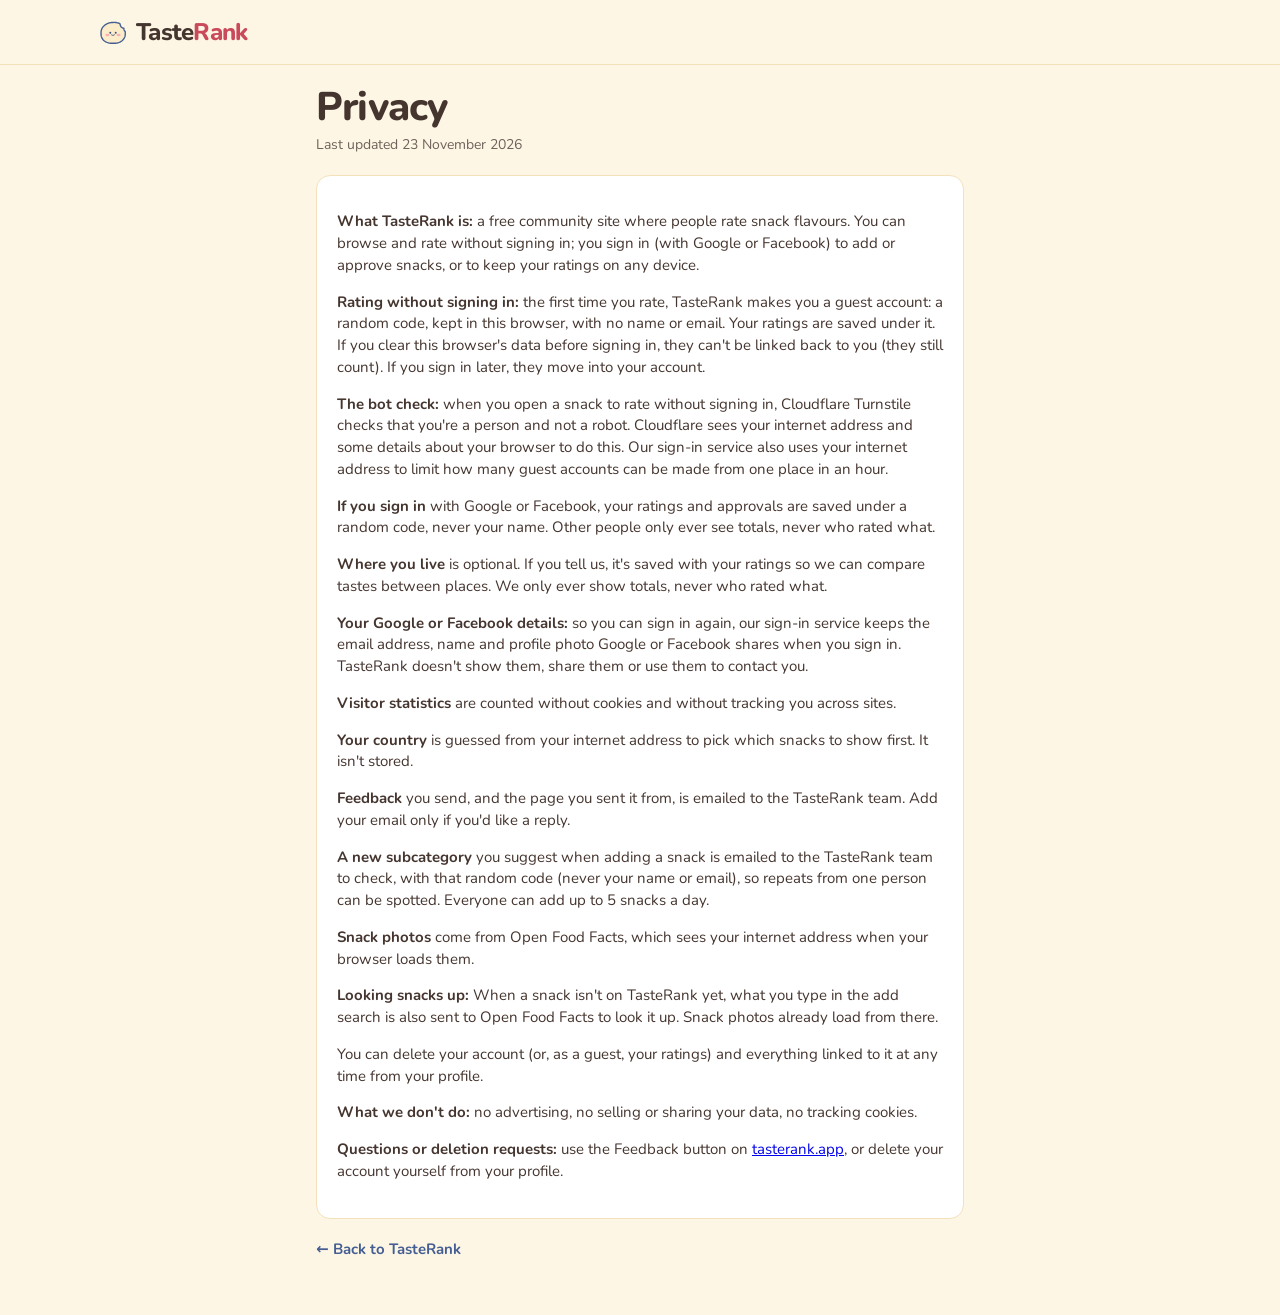
<file: privacy.html>
<!doctype html>
<html lang="en-GB">
<head>
<meta charset="utf-8">
<meta name="viewport" content="width=device-width, initial-scale=1">
<title>Privacy · TasteRank</title>
<meta name="description" content="What TasteRank stores about you, who else is involved, and how to delete it.">
<link rel="canonical" href="https://tasterank.app/privacy.html">
<meta name="theme-color" content="#FEF6E4" id="theme-color">
<script>/* Light unless the visitor picked dark in settings (gear icon, top right) */
try{if(JSON.parse(localStorage.getItem('tasterank-theme'))==='dark')document.documentElement.dataset.theme='dark'}catch(e){}</script>
<link rel="icon" href="assets/favicon.svg" type="image/svg+xml">
<link rel="icon" href="assets/favicon.ico" sizes="48x48">
<link rel="apple-touch-icon" href="assets/apple-touch-icon.png">
<link rel="manifest" href="assets/site.webmanifest">
<link rel="preconnect" href="https://fonts.googleapis.com">
<link rel="preconnect" href="https://fonts.gstatic.com" crossorigin>
<link href="https://fonts.googleapis.com/css2?family=Nunito:wght@400;600;700;800;900&display=swap" rel="stylesheet">
<link rel="stylesheet" href="app.css">
</head>
<body>
<header class="bar">
  <div class="bar-in">
    <a class="logo" href="./" aria-label="TasteRank home" style="text-decoration:none"><svg viewBox="0 0 100 100" aria-hidden="true"><path class="crisp-outline" d="M86.1 48.8 L86.1 50.9 L86.0 53.0 L86.1 55.1 L86.1 57.2 L85.9 59.2 L85.6 61.1 L85.1 63.0 L84.5 64.8 L83.8 66.6 L82.9 68.2 L81.9 69.8 L80.8 71.4 L79.5 72.8 L78.2 74.2 L76.8 75.5 L75.2 76.7 L73.6 77.8 L71.9 78.8 L70.1 79.7 L68.2 80.5 L66.3 81.2 L64.3 81.8 L62.3 82.3 L60.2 82.7 L58.1 83.0 L55.9 83.2 L53.7 83.2 L51.5 83.1 L49.3 83.1 L47.0 83.2 L44.8 83.2 L42.7 83.1 L40.6 82.8 L38.5 82.5 L36.5 82.0 L34.5 81.5 L32.6 80.8 L30.8 80.0 L29.0 79.1 L27.4 78.2 L25.8 77.1 L24.2 76.0 L22.8 74.8 L21.5 73.5 L20.3 72.1 L19.2 70.6 L18.2 69.1 L17.3 67.5 L16.6 65.8 L16.0 64.1 L15.5 62.3 L15.1 60.5 L14.9 58.6 L14.8 56.7 L14.9 54.7 L14.9 52.7 L14.8 50.7 L15.0 48.7 L15.2 46.8 L15.6 45.0 L16.1 43.2 L16.8 41.4 L17.6 39.7 L18.5 38.1 L19.6 36.5 L20.7 35.0 L21.9 33.5 L23.3 32.1 L24.7 30.8 L26.3 29.6 L27.9 28.4 L29.6 27.4 L31.4 26.4 L33.2 25.5 L35.2 24.7 L37.1 24.0 L39.2 23.4 L41.3 22.9 L43.4 22.5 L45.6 22.2 L47.8 22.1 L50.0 22.0 L52.2 21.8 L54.5 21.8 L56.6 21.9 L58.8 22.1 L60.9 22.5 L63.0 23.0 L65.0 23.5 L67.0 24.2 L68.9 25.0 L70.7 25.9 L71.0 26.4 L71.0 26.7 L71.0 27.0 L71.0 27.3 L71.0 27.6 L71.0 27.9 L71.1 28.3 L71.1 28.6 L71.1 28.9 L71.2 29.2 L71.3 29.5 L71.3 29.8 L71.4 30.1 L71.5 30.4 L71.6 30.7 L71.7 31.0 L71.8 31.3 L71.9 31.6 L72.0 31.9 L72.2 32.2 L72.3 32.4 L72.5 32.7 L72.6 33.0 L72.8 33.3 L72.9 33.5 L73.1 33.8 L73.3 34.1 L73.5 34.3 L73.7 34.6 L73.9 34.8 L74.1 35.0 L74.3 35.3 L74.5 35.5 L74.7 35.7 L75.0 35.9 L75.2 36.1 L75.4 36.3 L75.7 36.5 L75.9 36.7 L76.2 36.9 L76.5 37.1 L76.7 37.2 L77.0 37.4 L77.3 37.5 L77.6 37.7 L77.8 37.8 L78.1 38.0 L78.4 38.1 L78.7 38.2 L79.0 38.3 L79.3 38.4 L79.6 38.5 L79.9 38.6 L80.2 38.7 L80.5 38.7 L80.8 38.8 L81.1 38.9 L81.4 38.9 L81.7 38.9 L82.1 39.0 L82.2 39.1 L82.2 39.3 L82.1 39.5 L82.1 39.7 L82.1 40.0 L82.0 40.2 L82.0 40.5 L82.0 40.7 L82.0 40.9 L82.0 41.2 L82.0 41.4 L82.0 41.6 L82.0 41.9 L82.1 42.1 L82.1 42.3 L82.1 42.6 L82.2 42.8 L82.2 43.0 L82.3 43.3 L82.3 43.5 L82.4 43.7 L82.5 43.9 L82.6 44.2 L82.7 44.4 L82.7 44.6 L82.8 44.8 L82.9 45.0 L83.1 45.2 L83.2 45.4 L83.3 45.6 L83.4 45.8 L83.5 46.0 L83.7 46.2 L83.8 46.4 L84.0 46.6 L84.1 46.8 L84.3 47.0 L84.4 47.1 L84.6 47.3 L84.7 47.5 L84.9 47.6 L85.1 47.8 L85.3 47.9 L85.5 48.1 L85.6 48.2 L85.8 48.4 L86.0 48.5 Z" fill="#FCECC9" stroke-linejoin="round"/><ellipse cx="33.5" cy="59" rx="6" ry="3.5" fill="#FCB0B3"/><ellipse cx="66.5" cy="59" rx="6" ry="3.5" fill="#FCB0B3"/><circle cx="42" cy="52" r="2.9" fill="#3A5080"/><circle cx="58" cy="52" r="2.9" fill="#3A5080"/><path d="M45.5 58.5 Q50 62.5 54.5 58.5" stroke="#3A5080" stroke-width="2.4" stroke-linecap="round" fill="none"/></svg><span>Taste<b>Rank</b></span></a>
  </div>
</header>
<main style="max-width:680px">
  <h1>Privacy</h1>
  <p class="sub">Last updated 23 November 2026</p>
  <div class="card" style="padding:20px">
    <div class="prose">
      <p><b>What TasteRank is:</b> a free community site where people rate snack flavours. You can browse and rate without signing in; you sign in (with Google or Facebook) to add or approve snacks, or to keep your ratings on any device.</p>
      <p><b>Rating without signing in:</b> the first time you rate, TasteRank makes you a guest account: a random code, kept in this browser, with no name or email. Your ratings are saved under it. If you clear this browser's data before signing in, they can't be linked back to you (they still count). If you sign in later, they move into your account.</p>
      <p><b>The bot check:</b> when you open a snack to rate without signing in, Cloudflare Turnstile checks that you're a person and not a robot. Cloudflare sees your internet address and some details about your browser to do this. Our sign-in service also uses your internet address to limit how many guest accounts can be made from one place in an hour.</p>
      <p><b>If you sign in</b> with Google or Facebook, your ratings and approvals are saved under a random code, never your name. Other people only ever see totals, never who rated what.</p>
      <p><b>Where you live</b> is optional. If you tell us, it's saved with your ratings so we can compare tastes between places. We only ever show totals, never who rated what.</p>
      <p><b>Your Google or Facebook details:</b> so you can sign in again, our sign-in service keeps the email address, name and profile photo Google or Facebook shares when you sign in. TasteRank doesn't show them, share them or use them to contact you.</p>
      <p><b>Visitor statistics</b> are counted without cookies and without tracking you across sites.</p>
      <p><b>Your country</b> is guessed from your internet address to pick which snacks to show first. It isn't stored.</p>
      <p><b>Feedback</b> you send, and the page you sent it from, is emailed to the TasteRank team. Add your email only if you'd like a reply.</p>
      <p><b>A new subcategory</b> you suggest when adding a snack is emailed to the TasteRank team to check, with that random code (never your name or email), so repeats from one person can be spotted. Everyone can add up to 5 snacks a day.</p>
      <p><b>Snack photos</b> come from Open Food Facts, which sees your internet address when your browser loads them.</p>
      <p><b>Looking snacks up:</b> When a snack isn't on TasteRank yet, what you type in the add search is also sent to Open Food Facts to look it up. Snack photos already load from there.</p>
      <p>You can delete your account (or, as a guest, your ratings) and everything linked to it at any time from your profile.</p>
      <p><b>What we don't do:</b> no advertising, no selling or sharing your data, no tracking cookies.</p>
      <p><b>Questions or deletion requests:</b> use the Feedback button on <a href="./">tasterank.app</a>, or delete your account yourself from your profile.</p>
    </div>
  </div>
  <p style="margin-top:20px"><a class="link" href="./">← Back to TasteRank</a></p>
</main>
</body>
</html>
</file>
<file: app.css>
/* TasteRank styles. Loaded by index.html. */
/* Colour tokens: Fiesta Fun (light, the default) and warm cocoa (dark, chosen in the settings panel under the gear icon). Every colour in this file comes from here. See design/DESIGN.md section 6. */
:root{
  color-scheme:light;
  --field-line:#9C8A75; --mark:#FCE7A8; /* search box edge 3.1:1 on the page; marked text 9.5:1, links 5.2:1 */
  --bg:#FEF6E4; --surface:#FFFFFF; --ink:#45352F; --muted:#6F625B; --line:#F3E1BB;
  --primary:#445E93; --on-primary:#FFFFFF; --winner:#C94A5A; --on-winner:#FFFFFF; --accent-text:#B33D4C;
  --soft:#FDE3E3; --hint:#EEF4FA; --bar:#7EB2DD; --bar-strong:#445E93; --tile:#FFFFFF; --letterbox:#FFFFFF; --pending:#7EB2DD;
  --danger:#B3261E; --ok:#2F7D4F; --amber:#9A6200; --amber-bg:#FFF4DC;
  --src-off:#2F7D4F; --src-commons:#8A4FB5; --src-you:#445E93; --src-taster:#9A6200; --src-none:#8C7E76; /* owner page: where a photo came from */
  --crisp-line:#445E93; --crisp-w:4; --conf:#445E93;
  --scrim:rgba(20,16,12,.48); --shadow-c:rgba(69,53,47,.08);
  --hair:rgba(69,53,47,.14); --band:#FFFFFF; --t-choc:#F2E4DD; --t-sweet:#FBE4E7; --t-crisp:#E5EDF6; --new-bg:#E8EDF6; --new-ink:#34497A;
  --radius:14px; --shadow:0 1px 2px var(--shadow-c),0 6px 20px var(--shadow-c);
  --font:Nunito,system-ui,-apple-system,"Segoe UI",sans-serif;
}
html[data-theme="dark"]{
  color-scheme:dark;
  --field-line:#7E6A63; --mark:#4A3818; /* 3.6:1; marked text 9.6:1, links 5.0:1 */
  --bg:#1C1416; --surface:#2A1F22; --ink:#FCECC9; --muted:#CDBBA8; --line:#3D2E31;
  --primary:#7EB2DD; --on-primary:#21171A; --winner:#FCB0B3; --on-winner:#21171A; --accent-text:#FCB0B3;
  --soft:#3D2A30; --hint:#24303F; --bar:#445E93; --bar-strong:#7EB2DD; --tile:#F6EEDF; --letterbox:#1F1618; --pending:#7EB2DD;
  --danger:#F28B82; --ok:#8FD3A8; --amber:#F5B947; --amber-bg:#3A2A1A;
  --src-off:#8FD3A8; --src-commons:#D2AEF0; --src-you:#7EB2DD; --src-taster:#F5B947; --src-none:#B5A496;
  --crisp-line:#CFA46B; --crisp-w:3.2; --conf:#FCB0B3;
  --scrim:rgba(10,5,6,.62); --shadow-c:rgba(0,0,0,.35);
  --hair:rgba(252,236,201,.16); --band:#241A1D; --t-choc:#3A2A26; --t-sweet:#3D2A30; --t-crisp:#24303F; --new-bg:#24303F; --new-ink:#A9CBEA;
}
*{box-sizing:border-box}
html,body{margin:0}
body{font-family:var(--font);background:var(--bg);color:var(--ink);-webkit-font-smoothing:antialiased;line-height:1.45;font-size:15px;display:flex;flex-direction:column;min-height:100vh;min-height:100dvh}
button,input,select,textarea{font:inherit;color:inherit}
button{cursor:pointer}
button:disabled{cursor:default;opacity:.6}
:focus-visible{outline:3px solid var(--primary);outline-offset:2px}
[hidden]{display:none!important}

/* Header */
.demo{background:var(--ink);color:var(--bg);text-align:center;font-size:13px;font-weight:700;padding:7px 16px}
.bar{position:sticky;top:0;z-index:20;background:var(--bg);background:color-mix(in srgb,var(--bg) 92%,transparent);backdrop-filter:blur(8px);border-bottom:1px solid var(--line)}
.bar-in{position:relative;max-width:960px;margin:0 auto;padding:10px 16px;display:flex;align-items:center;gap:8px}
.logo{display:flex;align-items:center;gap:6px;min-height:44px;font-weight:800;font-size:21px;letter-spacing:-.03em;background:none;border:0;padding:0;margin-right:auto;color:var(--ink);border-radius:8px}
.logo b{color:var(--winner);font-weight:800} /* the brand rose; --accent-text is a shade darker so small text passes 4.5:1 on the cream */
.logo svg{width:30px;height:30px;flex:none}
.crisp-outline{stroke:var(--crisp-line);stroke-width:var(--crisp-w)}
.btn{border:1px solid var(--line);background:var(--surface);color:var(--ink);border-radius:999px;padding:9px 16px;min-height:44px;font-weight:700;font-size:15px;transition:background .15s,border-color .15s,filter .15s;display:inline-flex;align-items:center;justify-content:center;gap:8px}
.btn:hover{border-color:var(--primary)}
.bar .btn{padding:8px 14px;font-size:14px;white-space:nowrap}
.bar .icon-btn{width:44px;padding:0;flex:none;color:var(--muted)}
.bar .me{min-width:44px;padding:0 14px 0 7px;gap:4px;transition:none} /* no blue fade from Sign in on load */
.bar .me svg{width:30px;height:30px;flex:none}
.bar .icon-btn:hover,.bar .icon-btn[aria-expanded="true"]{color:var(--ink)}
.icon-btn svg{width:22px;height:22px}
.pop{position:absolute;top:calc(100% + 6px);right:16px;z-index:40;width:240px;background:var(--surface);color:var(--ink);border:1px solid var(--line);border-radius:14px;box-shadow:var(--shadow);padding:14px}
.pop-label{font-size:12px;font-weight:900;letter-spacing:.06em;text-transform:uppercase;color:var(--muted);margin:0 0 8px}
.seg{display:grid;grid-template-columns:1fr 1fr;gap:4px;background:var(--bg);border:1px solid var(--line);border-radius:999px;padding:4px}
.seg button{border:0;background:none;color:var(--ink);border-radius:999px;min-height:40px;font-weight:700;font-size:14px}
.seg button[aria-pressed="true"],.seg button[aria-selected="true"]{background:var(--primary);color:var(--on-primary)}
.pop-list{display:grid;margin-top:10px;border-top:1px solid var(--line)}
.pop-list button{background:none;border:0;border-bottom:1px solid var(--line);text-align:left;padding:11px 2px;min-height:44px;font-weight:800;font-size:14.5px;color:var(--ink)}
.pop-list button:last-child{border-bottom:0}
.pop-list button:hover{color:var(--primary)}
.btn-primary{background:var(--primary);border-color:var(--primary);color:var(--on-primary)}
.btn-primary:hover{filter:brightness(.92)}
.btn-block{width:100%;padding:13px 16px}
.btn-danger{color:var(--danger)}
.link{background:none;border:0;padding:0;color:var(--primary);font-weight:700;text-decoration:none;cursor:pointer}

/* Layout */
main{flex:1 0 auto;width:100%;max-width:960px;margin:0 auto;padding:12px 16px 40px}
h1{font-size:clamp(23px,4.4vw,40px);font-weight:800;line-height:1.1;letter-spacing:-.02em;margin:8px 0 6px}
h2{font-size:12px;font-weight:900;letter-spacing:.06em;text-transform:uppercase;color:var(--muted);margin:32px 0 10px}
.sub{color:var(--muted);font-size:14px;margin:0 0 20px}
.card{background:var(--surface);border:1px solid var(--line);border-radius:var(--radius)}
/* bottom padding keeps the + from ever covering the last row */
.foot{width:100%;max-width:960px;margin:0 auto;padding:0 16px 88px;color:var(--muted);font-size:13px;text-align:center}
.foot a{color:inherit}

/* Home */
.bubble-row{display:grid;grid-template-columns:44px minmax(0,1fr);gap:10px;align-items:start;margin:4px 0 14px;max-width:560px}
.bubble-row svg{width:44px;height:44px}
.bubble{position:relative;margin:0;background:var(--surface);border:1px solid var(--line);border-radius:14px;padding:9px 12px;font-size:14px;font-weight:700}
.bubble::before{content:"";position:absolute;left:-7px;top:13px;width:12px;height:12px;background:var(--surface);border-left:1px solid var(--line);border-bottom:1px solid var(--line);transform:rotate(45deg)}
.lab{font-size:12px;font-weight:900;letter-spacing:.06em;text-transform:uppercase;color:var(--muted)}
.country-pick{max-width:340px}
.country-pick select{font-size:16px;padding:9px 12px;min-height:44px;border:1px solid var(--line);border-radius:10px;background:var(--surface);font-weight:700}
.chips{display:flex;gap:8px;overflow-x:auto;padding:6px 0;margin:2px 0 8px;scrollbar-width:none}
/* sideways rows fade only at an edge with more chips beyond it (fade-l / fade-r, set by fadeChips in app.js) */
.chips.fade-r{-webkit-mask-image:linear-gradient(90deg,#000 calc(100% - 40px),transparent);mask-image:linear-gradient(90deg,#000 calc(100% - 40px),transparent)}
.chips.fade-l{-webkit-mask-image:linear-gradient(90deg,transparent,#000 40px);mask-image:linear-gradient(90deg,transparent,#000 40px)}
.chips.fade-l.fade-r{-webkit-mask-image:linear-gradient(90deg,transparent,#000 40px,#000 calc(100% - 40px),transparent);mask-image:linear-gradient(90deg,transparent,#000 40px,#000 calc(100% - 40px),transparent)}
.chips::-webkit-scrollbar{display:none}
.chip{position:relative;white-space:nowrap;border:1px solid var(--line);background:var(--surface);color:var(--ink);border-radius:999px;padding:7px 14px;min-height:36px;font-size:13px;font-weight:700}
.chip::after{content:"";position:absolute;left:0;right:0;top:-4px;bottom:-4px} /* 44 px tap area */
.chip.on{background:var(--primary);color:var(--on-primary);border-color:var(--primary)}
.chip .n{font-weight:700;font-size:12px;margin-left:3px;opacity:.85} /* how many snacks: "Salt & vinegar 6" */
/* The Categories | Brands switch, then a card per category or brand (design/mockups/browse.html, H1 and H2) */
.home-seg{max-width:340px;margin:14px 0 2px;background:var(--surface)}
.cards{display:grid;grid-template-columns:minmax(0,1fr);gap:10px;align-items:stretch} /* cards in a row share one height, so a 2-line name doesn't make one card stick out */
/* List cards (design/mockups/cat-preview.html): a square panel edge to edge on the left (a photo, or the emoji on its category's soft colour), the words beside it, no outline */
.lc{position:relative;display:grid;grid-template-columns:118px minmax(0,1fr);min-height:var(--lc-h,118px);background:var(--surface);border-radius:16px;overflow:hidden;box-shadow:var(--shadow);color:var(--ink);text-decoration:none;transition:transform .12s,box-shadow .12s}
.lc:hover{transform:translateY(-1px);box-shadow:0 2px 4px var(--shadow-c),0 10px 26px var(--shadow-c)}
html[data-theme="dark"] .lc{box-shadow:none;outline:1px solid var(--line);outline-offset:-1px} /* shadows don't show on dark: a faint edge instead */
.pp,.wp{position:relative;display:block;background:var(--tint,var(--t-crisp))}
.pp .emo,.wp .emo{position:absolute;inset:0;display:grid;place-items:center;font-size:56px;line-height:1}
.pp img,.wp img{position:absolute;inset:0;width:100%;height:100%;object-fit:cover;display:block}
html[data-theme="dark"] .pp img,html[data-theme="dark"] .wp img{filter:brightness(.88)}
.lc .tx{padding:12px 14px;display:flex;flex-direction:column;justify-content:center;gap:5px;min-width:0;container-type:inline-size}
.lc .nm{font-size:18px;font-weight:800;line-height:1.2;overflow-wrap:anywhere}
.lc .mt{font-size:13px;color:var(--muted);font-weight:700}
.lc .go{font-size:13.5px;font-weight:700;color:var(--muted)}
.lc .go b{color:var(--ink);font-weight:900}
.wb{display:block;height:6px;background:var(--hair);border-radius:999px;overflow:hidden;margin-top:2px}
.wb i{display:block;height:100%;background:var(--winner);border-radius:999px}
.win2{display:grid;grid-template-columns:auto minmax(0,1fr) auto;align-items:baseline;gap:6px;font-size:13.5px;font-weight:700;line-height:1.35} /* label, name (up to 2 lines), score pinned to the right */
.win2 .k{background:var(--winner);color:var(--on-winner);border-radius:7px;padding:1px 7px;font-size:12px;font-weight:900}
.win2 b{font-weight:900;display:-webkit-box;-webkit-line-clamp:2;-webkit-box-orient:vertical;overflow:hidden;overflow-wrap:break-word}
@container (max-width:200px){ /* a narrow card: label and score on top, the name gets the whole line under them */
  .win2{grid-template-columns:auto minmax(0,1fr);row-gap:2px}.win2 .s{justify-self:end}.win2 b{grid-column:1/-1;grid-row:2}
}
.win2 .s{font-weight:900;white-space:nowrap;font-variant-numeric:tabular-nums}
.newk{align-self:flex-start;background:var(--new-bg);color:var(--new-ink);border-radius:7px;padding:1px 8px;font-size:12px;font-weight:900} /* a new list: calm blue, not a warning yellow */

/* New snacks to check (design/mockups/waiting-on-home.html, round 4): a full-width white band among the lists */
.band{grid-column:1/-1;background:var(--band);margin:8px 0 6px;padding:18px 0 6px;box-shadow:0 0 0 100vmax var(--band);clip-path:inset(0 -100vmax)}
.band-h{display:flex;align-items:center;gap:8px}
.band-h .ic{font-size:19px}
.band-h h2{margin:0 auto 0 0;font-size:18px;font-weight:800;letter-spacing:0;text-transform:none;color:var(--ink)}
.band-h .n{flex:none;font-size:12.5px;font-weight:800;color:var(--muted);background:var(--bg);border-radius:999px;padding:2px 10px}
.band-s{font-size:13px;color:var(--muted);margin:2px 0 12px;font-weight:600}
.strip{display:flex;gap:10px;overflow-x:auto;margin:0 -16px;padding:0 16px 12px;scroll-snap-type:x mandatory;scroll-padding:0 16px;scrollbar-width:none}
.strip::-webkit-scrollbar{display:none}
.wc{position:relative;flex:0 0 88%;min-width:0;display:grid;grid-template-columns:84px minmax(0,1fr) auto;background:var(--bg);border-radius:14px;overflow:hidden;scroll-snap-align:start;color:var(--ink)}
html[data-theme="dark"] .wc{background:var(--surface)}
.wp .emo{font-size:34px}
.wc .in{min-width:0;padding:10px 10px 10px 12px;align-self:center}
.wc .bn{font-weight:800;font-size:14.5px;line-height:1.25;color:var(--ink);text-decoration:none;display:-webkit-box;-webkit-line-clamp:2;-webkit-box-orient:vertical;overflow:hidden}
.wc .bn::after{content:"";position:absolute;inset:0} /* the whole card opens the snack in its list; the buttons sit above */
.wc .pk{font-size:12.5px;color:var(--muted);font-weight:700;white-space:nowrap;overflow:hidden;text-overflow:ellipsis}
.wc .pk .mine{color:var(--accent-text);font-weight:900}
.wc .prog{background:var(--hair);max-width:110px}
.wc .acts{position:relative;z-index:1;display:flex;flex-direction:column;justify-content:center;align-items:stretch;gap:6px;padding:10px 12px 10px 0}
.wc .acts .btn{min-height:38px;padding:7px 14px;font-size:13.5px;font-weight:800;white-space:nowrap}
.lk{position:relative;z-index:1;background:none;border:1px solid var(--hair);border-radius:999px;padding:5px 10px;min-height:32px;font-size:12.5px;font-weight:800;color:var(--muted);text-align:center;white-space:nowrap}
.lk:hover{border-color:var(--muted);color:var(--ink)}
.lk.sent{border-color:transparent;display:inline-flex;align-items:center}
.wc.more{flex-basis:132px;grid-template-columns:1fr;place-content:center;justify-items:center;gap:6px;border:0;font:inherit;padding:14px 10px}
.wc.more b{font-size:14.5px;font-weight:800}
.wc.more .arr{width:36px;height:36px;border-radius:50%;background:var(--primary);color:var(--on-primary);display:grid;place-items:center;font-size:18px;font-weight:900}
.wc.more:hover .arr{filter:brightness(.92)}
.modal .hm{font-size:13px;color:var(--muted);font-weight:700;margin:0 0 12px}
.modal-waiting .wl{display:grid;gap:8px}
.modal-waiting .wc{width:100%}
.grp{font-size:12px;font-weight:900;letter-spacing:.05em;text-transform:uppercase;color:var(--muted);margin:14px 0 6px}
.opts{display:grid;gap:8px;margin:0 0 12px;padding:0;border:0;min-width:0}
.opt{display:flex;align-items:center;gap:10px;background:var(--bg);border-radius:12px;padding:10px 12px;font-weight:800;font-size:14.5px;cursor:pointer}
.opt input{flex:none;width:18px;height:18px;margin:0;accent-color:var(--primary)}
.opt:has(input:checked){box-shadow:inset 0 0 0 1.5px var(--primary)}
.opt:has(input:focus-visible){outline:3px solid var(--primary);outline-offset:2px}
.opt small{display:block;font-weight:700;font-size:12.5px;color:var(--muted)}
.fl{display:block;font-size:13px;font-weight:900;margin:2px 0 4px}
.fl span{font-weight:700;color:var(--muted)}
#report-note{display:block;width:100%;background:var(--bg);border:0;border-radius:12px;padding:10px 12px;font-size:16px;min-height:72px;resize:vertical;margin:0 0 12px}
.thumb{width:52px;height:52px;border-radius:12px;background:var(--tile);border:1px solid var(--line);display:grid;place-items:center;font-size:27px;flex:none;overflow:hidden}
.thumb img{width:100%;height:100%;object-fit:contain;background:var(--tile)}
.thumb.sm{width:40px;height:40px;font-size:21px;border-radius:10px}
.thumb.big{width:72px;height:72px;font-size:40px;border-radius:16px}
/* A photo you can tap for a bigger look (thumb(…, kind), design/mockups/photo-zoom.html), and the bigger look itself.
   --letterbox: the space around tall packs in the big photos, white in light mode and near-black in dark so it doesn't glare. */
button.thumb{padding:0;font:inherit;color:inherit;cursor:zoom-in;position:relative;z-index:1;overflow:visible} /* above the row's stretched "rate" tap area */
button.thumb img{position:absolute;inset:0;border-radius:inherit} /* overflow shows the magnifier, so the photo is held in place here */
button.thumb.sm{width:48px;height:48px;font-size:25px;border-radius:11px}
button.thumb:disabled{cursor:default}
button.thumb:disabled .mag{display:none}
@media (hover:hover){button.thumb:not(:disabled):hover{border-color:var(--bar-strong)}}
.mag{position:absolute;right:-5px;bottom:-5px;width:20px;height:20px;border-radius:50%;background:var(--surface);border:1px solid var(--line);display:grid;place-items:center;box-shadow:0 1px 2px var(--shadow-c)}
.mag svg,.pill svg{width:12px;height:12px;fill:none;stroke:var(--primary);stroke-width:2.6;stroke-linecap:round}
/* The rating sheet: the brand · list · flag line beside the ×, then the photo across the sheet (or the emoji and name when there's none) */
.item-head .meta{min-height:44px;display:flex;align-items:center;flex-wrap:wrap;gap:0 4px;padding-right:48px;margin:-10px 0 0}
.ih-row{display:grid;grid-template-columns:52px minmax(0,1fr);gap:12px;align-items:center}
.item-head.has-pic .ih-row{display:block}
.item-head.has-pic #rate-thumb{display:none}
.item-head:not(.has-pic) #rate-pic{display:none}
.sheet-pic{position:relative;display:block;width:100%;height:168px;margin:6px 0 12px;padding:0;border-radius:14px;background:var(--letterbox);border:1px solid var(--line);overflow:hidden;cursor:zoom-in}
.sheet-pic img{position:absolute;inset:6px;width:calc(100% - 12px);height:calc(100% - 12px);object-fit:contain}
@media (hover:hover){.sheet-pic:hover{border-color:var(--bar-strong)}}
.pill{position:absolute;right:8px;bottom:8px;display:inline-flex;gap:6px;align-items:center;background:rgba(43,34,36,.82);color:#fff;font-size:12px;font-weight:800;border-radius:999px;padding:5px 10px}
.pill svg{width:13px;height:13px;stroke:#fff}
/* The big view: a card filling the screen apart from a 12 px edge */
.zoom{position:fixed;inset:0;z-index:70;background:var(--scrim);display:flex;align-items:center;align-items:safe center;justify-content:center;padding:12px;overflow-y:auto;cursor:zoom-out} /* a phone on its side scrolls */
.zoom-card{position:relative;margin:0;width:100%;max-width:600px;background:var(--surface);border-radius:22px;padding:10px 10px 14px;box-shadow:var(--shadow);cursor:default}
.zoom-card .x{top:-4px;right:-4px;z-index:2;background:var(--surface);color:var(--ink);box-shadow:var(--shadow)}
.zoom-pic{position:relative;height:min(430px,calc(100vh - 250px));height:min(430px,calc(100dvh - 250px));min-height:200px;border-radius:16px;background:var(--letterbox);overflow:hidden;cursor:zoom-out}
.zoom-pic img{position:absolute;inset:0;width:100%;height:100%;object-fit:contain}
.zoom-card figcaption{text-align:center;margin:12px 6px 12px}
.zoom-meta{display:block;font-size:13px;font-weight:700;color:var(--muted)}
.zoom-name{display:block;font-weight:900;font-size:18px;line-height:1.2;color:var(--ink);margin-top:2px}
#zoom-acts{display:grid;justify-items:center;gap:4px}
#zoom-acts .btn{width:100%;max-width:280px}
#zoom-acts .link{font-size:13.5px;font-weight:800;color:var(--muted);text-decoration:underline;text-underline-offset:3px;min-height:44px}
#zoom-acts .sent{font-size:13.5px;font-weight:800;color:var(--ok);min-height:44px;display:flex;align-items:center}
@media (min-width:640px){.sheet-pic{height:200px}.zoom{padding:24px}.zoom-pic{height:min(560px,70vh,calc(100vh - 260px))}}
@media (prefers-reduced-motion:no-preference){.zoom-card{animation:up .18s ease-out}}
.me-pic svg{width:56px;height:56px} /* Crispy with a drop, like the profile button */
.meta{color:var(--muted);font-size:13px}
.empty{padding:28px;text-align:center;color:var(--muted)}

/* Category page and brand page (browse.html, P1–P3 and B1–B2) */
.crumb{background:none;border:0;padding:8px 0;min-height:44px;font-size:14px;font-weight:800;color:var(--accent-text);text-align:left}
.crumb span{color:var(--muted);font-weight:700}
.page-title{font-size:clamp(23px,4.4vw,32px);margin:2px 0 4px}
.chips.counted{margin-top:8px}
.chips.counted+.chips.counted{margin-top:-4px}
.winner{background:var(--winner);color:var(--on-winner);border-radius:16px;padding:14px 16px;display:grid;gap:3px;margin:12px 0}
.winner .lbl{font-size:12px;font-weight:900;letter-spacing:.08em;text-transform:uppercase}
.winner .wrow{display:flex;align-items:center;gap:10px}
.winner .nm{font-size:23px;font-weight:800;line-height:1.15;flex:1;min-width:0}
.winner .face{font-size:32px;line-height:1}
.winner .num{font-size:23px;font-weight:900;font-variant-numeric:tabular-nums}
.winner .cnt{font-size:13px;font-weight:700}
.early{background:var(--surface);border:1px solid var(--line);border-radius:12px;padding:12px 14px;font-size:14px;color:var(--muted);margin:12px 0}
.early b{display:block;font-size:15px;color:var(--ink)}
.alert{background:var(--soft);border-radius:12px;padding:12px 14px;font-size:14px;margin:12px 0;display:grid;gap:4px}
.newnote{background:var(--amber-bg);border-radius:12px;padding:12px 14px;font-size:14px;margin:12px 0;display:grid;gap:4px;color:var(--ink)}
.newnote b{font-size:15px}
.alert b{font-size:15px}
.list{display:grid;background:var(--surface);border:1px solid var(--line);border-radius:var(--radius);overflow:hidden}
.ir{display:grid;grid-template-columns:24px auto minmax(0,1fr) auto;gap:10px;align-items:center;width:100%;text-align:left;background:none;color:var(--ink);border:0;border-top:1px solid var(--line);padding:10px 12px;min-height:60px}
.ir:first-child{border-top:0}
.ir:hover{background:var(--bg)}
.ir .rk{font-weight:900;color:var(--muted);text-align:center;font-variant-numeric:tabular-nums;font-size:15px}
.ir .in{display:grid;min-width:0}
.ir .bn{font-weight:900;font-size:15px;line-height:1.2}
.ir .pk{font-size:12.5px;color:var(--muted);line-height:1.3;white-space:nowrap;overflow:hidden;text-overflow:ellipsis}
.ir .mine,.pend .mine{font-size:12px;font-weight:900;color:var(--accent-text)}
.ir .sc{text-align:right;font-variant-numeric:tabular-nums;font-size:14px;font-weight:900;line-height:1.2}
.ir .sc small{display:block;color:var(--muted);font-weight:700;font-size:11.5px}
.ir .nr{color:var(--muted);font-size:13px}
/* A list row: the snack's name is the button, stretched over the whole row; the link under it sits on top */
div.ir{position:relative}
.ir .nm{display:block;width:100%;background:none;border:0;padding:0;margin:0;text-align:left;color:var(--ink);font-weight:900;font-size:15px;line-height:1.2}
.ir .nm::after{content:"";position:absolute;inset:0}
.ir .nm:focus-visible{outline:none}
.ir .nm:focus-visible::after{outline:3px solid var(--primary);outline-offset:-3px;border-radius:4px}
.ir .nm-t{display:-webkit-box;-webkit-line-clamp:2;-webkit-box-orient:vertical;overflow:hidden;overflow-wrap:anywhere}
.ir .sb{font-size:12.5px;font-weight:700;color:var(--muted);line-height:1.3;margin-top:2px}
.ir .bl{position:relative;z-index:1;color:var(--primary);font-weight:800;text-decoration:none;padding:6px 0}
.ir .bl:hover{text-decoration:underline}
.track{display:block;height:6px;border-radius:999px;background:var(--bg);margin-top:6px;overflow:hidden}
.fill{display:block;height:100%;border-radius:999px;background:var(--bar)}
.top3 .fill{background:var(--bar-strong)}
.unranked .fill{background:var(--pending)}
.pend-list{display:grid;gap:10px}
.pend{display:grid;grid-template-columns:auto minmax(0,1fr) auto;gap:10px;align-items:center;background:var(--surface);border:1.5px dashed var(--line);border-radius:12px;padding:10px 12px}
.pend.mine{border-style:solid;border-color:var(--primary)}
.pend .in{min-width:0}
.pend .bn{font-weight:900;font-size:14.5px}
.pend .pk{font-size:12.5px;color:var(--muted);white-space:nowrap;overflow:hidden;text-overflow:ellipsis}
.prog{height:5px;background:var(--bg);border-radius:999px;margin-top:5px;overflow:hidden;max-width:160px}
.prog i{display:block;height:100%;background:var(--pending)}
.share-btn{margin-top:18px}

/* Profile */
.profile{padding:18px;margin:6px 0 4px}
.p-head{display:flex;align-items:center;gap:14px}
.p-head .page-title{margin:0}
.stats{display:grid;grid-template-columns:repeat(2,1fr);gap:10px;margin:16px 0}
.stat{background:var(--bg);border:1px solid var(--line);border-radius:12px;padding:14px}
.stat b{display:block;font-size:26px;font-weight:900}
.stat span{color:var(--muted);font-size:14px}
.profile-foot{margin-top:28px;display:flex;flex-direction:column;align-items:flex-start;gap:20px}
/* Rare, serious actions (Delete my account): there when needed, not competing with Sign out */
.quiet-link{color:var(--muted);font-size:13px;font-weight:600;text-decoration:underline;text-underline-offset:3px;min-height:44px}
.quiet-link:hover{color:var(--danger)}

/* The floating + : adds a snack */
.add-fab{position:fixed;right:16px;bottom:18px;z-index:30;width:56px;height:56px;border-radius:50%;border:0;background:var(--primary);color:var(--on-primary);font-size:32px;font-weight:700;line-height:1;display:grid;place-items:center;box-shadow:0 6px 16px var(--shadow-c),var(--shadow)}
.add-fab:hover{filter:brightness(.92)}

/* Pop-ups: bottom sheets on phones, centred dialogs from 640 px */
.modal-bg{position:fixed;inset:0;background:var(--scrim);display:flex;align-items:flex-end;justify-content:center;z-index:50;padding:0}
.modal{position:relative;background:var(--surface);color:var(--ink);width:100%;max-width:440px;border-radius:22px 22px 0 0;padding:22px 18px 26px;max-height:88vh;overflow:auto;box-shadow:var(--shadow)}
@media (prefers-reduced-motion:no-preference){.modal{animation:up .2s ease-out}}
@keyframes up{from{transform:translateY(24px);opacity:.4}to{transform:none;opacity:1}}
.modal h3{margin:0 0 4px;font-size:21px;font-weight:800;line-height:1.15;padding-right:44px}
.modal p{margin:0 0 16px;color:var(--muted);font-size:14px}
.modal .prose p{color:var(--ink);margin:0 0 10px;font-size:15px}
.x{position:absolute;top:12px;right:12px;width:44px;height:44px;border-radius:50%;border:0;background:var(--bg);font-size:22px;line-height:1;color:var(--muted)}
.x:hover{background:var(--soft);color:var(--ink)}
.faces{display:grid;grid-template-columns:repeat(5,minmax(0,1fr));gap:6px;margin:8px 0 18px}
.face-btn{border:2px solid var(--line);background:var(--surface);border-radius:12px;padding:9px 2px 7px;display:flex;flex-direction:column;align-items:center;justify-content:flex-start;gap:4px;font-size:12px;font-weight:700;line-height:1.15;text-align:center;color:var(--muted)}
.face-btn span{font-size:28px;line-height:1;height:28px}
.face-btn.on{border-color:var(--primary);background:var(--soft);color:var(--ink)}
.item-head{margin:0 0 14px}
.item-name{font-size:16px!important;line-height:1.25!important;margin:2px 0 0!important;padding:0!important}
.ver{display:inline-block;white-space:nowrap;background:var(--soft);color:var(--ink);border-radius:999px;padding:0 7px;font-weight:800}
.help{font-size:13px;color:var(--muted);text-align:center;margin-top:-6px}
.sheet-error{background:var(--soft);border-radius:12px;padding:10px 12px;font-size:14px;margin-top:-4px}
.sheet-error small{display:block;color:var(--muted);font-size:12px;margin-top:4px;word-break:break-word}
.remove-rating{display:block;margin:12px auto 0;min-height:44px;color:var(--danger)}
/* "Haven't tried it": a quiet link under the faces, clearly less noticeable than them (design/mockups/havent-tried.html) */
.skip-link{display:flex;align-items:center;justify-content:center;margin:2px auto 0;min-height:44px;padding:0 14px;color:var(--muted);font-size:14px;font-weight:700;text-decoration:underline;text-decoration-thickness:1px;text-underline-offset:3px}
.skip-link:hover{color:var(--ink)}
.skip-link:disabled{opacity:.6;cursor:default}
.skipped{display:flex;justify-content:space-between;align-items:center;gap:8px;background:var(--bg);border-radius:12px;padding:8px 12px;font-size:14px;font-weight:700;margin-bottom:12px;min-height:44px;color:var(--muted)}
.skipped b{color:var(--ink);font-weight:800}
.skipped span{min-width:0;overflow:hidden;text-overflow:ellipsis;white-space:nowrap}
.skipped .link{flex:none;min-height:44px}
#rate-title:focus{outline:none}
.saved{display:flex;justify-content:space-between;align-items:center;gap:8px;background:var(--hint);border-radius:12px;padding:8px 12px;font-size:14px;font-weight:700;margin-bottom:12px;min-height:44px}
#rate-body .btn-block+.btn-block{margin-top:8px}
.next-btn .nx{min-width:0;overflow:hidden;text-overflow:ellipsis;white-space:nowrap}
.next-btn>span:last-child{flex:none}
.done-line{font-size:14px;font-weight:800;text-align:center;margin:0 0 10px}
.crispy-done{display:grid;grid-template-columns:64px minmax(0,1fr);gap:12px;align-items:center;margin:0 0 12px}
.crispy-done svg{width:64px;height:64px}
.crispy-done b{font-size:17px}
.crispy-done h3{margin:0 0 4px}
.crispy-done p{margin:0}
.field{display:grid;gap:6px;margin-bottom:12px;font-weight:700;font-size:14px}
.field input,.field select,.field textarea{padding:11px 12px;border:1px solid var(--line);border-radius:10px;background:var(--surface);font-weight:600;font-size:16px}
.field textarea{resize:vertical;min-height:110px}
.hint{font-weight:600;color:var(--muted);font-size:13px}
.fine{font-size:12px;color:var(--muted);text-align:center;margin-top:12px}
.hp{position:absolute;left:-9999px}

/* Adding a snack */
.modal-add{max-width:480px}
.flow-top{display:flex;align-items:center;gap:12px;margin:0 44px 12px 0;min-height:44px}
.flow-top .link{min-height:44px;color:var(--accent-text)}
.steps{display:flex;flex:1;gap:5px;align-items:center;font-size:12px;font-weight:800;color:var(--muted)}
.steps i{display:block;height:5px;flex:1;border-radius:9px;background:var(--line)}
.steps i.on{background:var(--primary)}
.steps span{white-space:nowrap;margin-left:4px}
.match{display:grid;grid-template-columns:auto minmax(0,1fr) auto;gap:10px;align-items:center;background:var(--surface);border:1px solid var(--line);border-radius:12px;padding:9px 10px;margin-bottom:8px}
.match .nm{font-weight:800;font-size:14px;line-height:1.25}
.chips.wrap{flex-wrap:wrap;overflow:visible;-webkit-mask-image:none;mask-image:none;margin:0;padding:4px 0}
.chip-new{border-style:dashed;color:var(--accent-text)}
.chip-new.on{border-style:solid;color:var(--on-primary)}
.hint .chip{margin:4px 0 0;min-height:32px;padding:5px 12px}
.nowrap{white-space:nowrap}
.newtag.sm{font-size:11px;padding:2px 8px;vertical-align:1px}
/* Adding: step 1 results, step 2 "Check it", sent (design/mockups/add.html) */
.add-sub{margin:2px 0 12px}
.res-h{margin:14px 0 0}
.offr{display:grid;grid-template-columns:auto minmax(0,1fr) auto;gap:10px;align-items:center;padding:8px 0;border-top:1px solid var(--line)}
.res-h+.offr,.mini+.offr{border-top:0}
.offr .nm{font-weight:800;font-size:14px;line-height:1.25}
.offr .btn{min-width:64px}
.src{font-size:12px;font-weight:700;color:var(--muted)}
p.src{margin:4px 0 12px}
.mini,.crispy-line{display:flex;gap:10px;align-items:center;font-size:14px}
.mini{margin:12px 0 4px}
.mini svg{width:44px;height:44px;flex:none}
.crispy-line{font-weight:700;color:var(--muted);margin:0 0 12px}
.crispy-line svg{width:36px;height:36px;flex:none}
.row>.link,.photo-row .link{min-height:44px;min-width:44px;font-size:14px;flex:none}
.rows{border:1px solid var(--line);border-radius:14px;overflow:hidden;margin:0 0 12px}
.row{display:grid;grid-template-columns:minmax(0,1fr) auto;gap:0 10px;align-items:center;padding:6px 12px;border-top:1px solid var(--line);min-height:56px}
.row:first-child{border-top:0}
.row>.link{grid-column:2;grid-row:1/4}
.row .val{grid-column:1;font-weight:800;font-size:15px}
.row .sub{grid-column:1;font-size:12.5px;color:var(--muted);font-weight:700}
.row.ask{display:block;background:var(--hint);padding:10px 12px}
.row .q{font-weight:800;font-size:14.5px;margin:2px 0}
.row .hint{margin-top:4px}
.row .sheet-error{margin:6px 0 0}
.row-input{display:block;width:100%;margin:6px 0 4px;padding:10px 12px;border:1px solid var(--line);border-radius:10px;background:var(--surface);font-weight:600;font-size:16px}
.row.ask .row-input{border-color:color-mix(in srgb,var(--muted) 80%,var(--surface))} /* 3:1 against the question row */
.row.wait{display:block}
.row.wait .val{display:block} /* its own line: never "SUBCATEGORYPick the category first" */
.row .add-it{display:block;margin:8px 0 0}
.chip .in{color:var(--muted);font-weight:600}
.chip.on .in{color:inherit}
.sent-what .up{color:var(--muted)}
.chip.sm{min-height:32px;padding:5px 12px;font-size:12.5px}
.ok{color:var(--ok);font-weight:800;font-size:12.5px;white-space:nowrap}
.left{text-align:center;color:var(--accent-text);font-weight:800;font-size:13px;margin:4px 0 8px}
.photo-row{display:grid;grid-template-columns:auto minmax(0,1fr);gap:12px;align-items:center;margin-bottom:10px}
/* "Is this your pack?": the Open Food Facts photo large enough to check before sending (photo-zoom.html) */
.pack-check{margin:0 0 10px;text-align:center}
.pc-pic{position:relative;height:160px;border-radius:14px;background:var(--letterbox);border:1px solid var(--line);overflow:hidden}
.pc-pic img{position:absolute;inset:6px;width:calc(100% - 12px);height:calc(100% - 12px);object-fit:contain}
.pc-q{margin:8px 0 0;font-size:15px}
.pc-q .src{display:block}
.pack-check .link{min-height:44px;font-size:14px}
.photo-tried{display:grid;grid-template-columns:auto minmax(0,1fr);gap:12px;align-items:start}
.photo-tried .upload{margin-top:0}
.tried .faces{margin:4px 0 6px}
#brand-help{display:flex;flex-wrap:wrap;gap:6px;margin-top:2px}
.upload{position:relative;flex:none;width:84px;height:84px;margin-top:22px;border:2px dashed var(--line);border-radius:14px;background:var(--surface);display:grid;place-items:center;align-content:center;gap:2px;font-size:12px;font-weight:800;color:var(--accent-text);text-align:center;line-height:1.2;cursor:pointer;overflow:hidden}
.upload:focus-within{outline:3px solid var(--primary);outline-offset:2px}
.upload .cam{font-size:24px;line-height:1}
.upload .optional{font-size:10.5px}
.upload.has-photo{border-style:solid;background:var(--tile)}
.upload.has-photo img{position:absolute;inset:0;width:100%;height:100%;object-fit:cover}
.upload .change{position:absolute;bottom:4px;left:50%;transform:translateX(-50%);background:var(--surface);color:var(--accent-text);border-radius:999px;padding:0 8px;font-size:11px}
.newtag{display:inline-block;font-size:12.5px;font-weight:800;color:var(--accent-text);background:var(--soft);border-radius:999px;padding:5px 10px}
.optional{font-weight:600;color:var(--muted);text-transform:none;letter-spacing:0}
.faces.sm .face-btn{padding:8px 0;min-height:44px}
.faces.sm .face-btn span{font-size:24px;height:24px}
.rule{font-size:13px;color:var(--muted);margin:2px 0 12px}
.rule::before{content:"ⓘ ";font-weight:900;color:var(--primary)}
.hint.center{text-align:center}
.addme{border-style:dashed;color:var(--primary);font-weight:800;margin-top:10px}
.flab{display:block;margin:0 0 4px}
h2[tabindex="-1"]:focus,h3[tabindex="-1"]:focus{outline:none} /* headings take focus only so screen readers start there */
.pack-input{margin:0 0 12px;font-weight:800;font-family:inherit;color:var(--ink);line-height:1.3;resize:none;overflow:hidden}
.row .sub .chip{margin-left:4px}
.mustq{background:var(--hint);border-radius:12px;padding:10px 12px;margin:0 0 10px}
.mustq .q{font-weight:800;font-size:14.5px;margin:0 0 2px;color:var(--ink)}
.party{font-size:54px;line-height:1.1;margin-top:8px}
@media (prefers-reduced-motion:no-preference){.party{animation:burst .5s ease-out}}
.thanks .sent-what{margin:0}
.thanks .sent-next{color:var(--ink);font-weight:700;margin:4px 0 10px}
.btn-danger-solid{background:var(--danger);border-color:var(--danger);color:var(--surface)}
.btn-danger-solid:hover{filter:brightness(.92)}
#confirm-body .btn-block+.btn-block{margin-top:8px}
#m-signin .btn-block+.btn-block{margin-top:8px}
/* Google and Facebook buttons: each logo in its own colours, the same 20 px, at the same spot on the left; the words centred */
.sso{position:relative;padding-left:48px;padding-right:48px}
.sso-ic{position:absolute;left:18px;top:50%;width:20px;height:20px;margin-top:-10px}
#confirm-body p{color:var(--ink);font-weight:600}
.btn.sm{padding:6px 14px;min-height:40px;font-size:13.5px}
.subr .pk{white-space:normal}
.pager{display:flex;align-items:center;justify-content:flex-end;gap:8px;margin-top:10px} /* Your additions: "1–10 of 23" ‹ › at the bottom right */
.pager .of{font-size:13px;font-weight:800;color:var(--muted);margin-right:2px;font-variant-numeric:tabular-nums}
.pg{width:44px;height:44px;border-radius:50%;border:1px solid var(--line);background:var(--surface);color:var(--ink);display:grid;place-items:center;padding:0;cursor:pointer}
.pg svg{width:18px;height:18px}
.pg:disabled{opacity:.35;cursor:default}
.ir .go{font-size:20px;font-weight:900;color:var(--primary);padding:0 4px}
.ir>.link{min-height:44px;font-size:14px;color:var(--primary)}
/* A waiting snack reached from a shared link, and one that was withdrawn (R14) */
.gone-card{display:grid;justify-items:center;text-align:center;gap:4px;padding:16px 14px;margin:12px 0}
.gone-e{font-size:34px;line-height:1}
@media (prefers-reduced-motion:no-preference){.hl{animation:hl 2.4s ease-out}}
.hl{box-shadow:0 0 0 3px var(--primary)}
@keyframes hl{0%,60%{box-shadow:0 0 0 3px var(--primary)}100%{box-shadow:0 0 0 0 transparent}}
.thanks,.moment{display:grid;justify-items:center;text-align:center;gap:8px;padding-top:6px}
.thanks svg,.moment svg{width:112px;height:112px}
.thanks h3,.moment h3{padding:0!important;margin:0}
.thanks .btn-block+.btn-block,.moment .btn-block+.btn-block{margin-top:0}
@media (prefers-reduced-motion:no-preference){.burst{animation:burst .5s ease-out}}
@keyframes burst{from{transform:scale(.6) rotate(-8deg);opacity:0}60%{transform:scale(1.12) rotate(3deg);opacity:1}to{transform:none}}
.pend-acts{display:flex;flex-direction:column;gap:6px;align-items:flex-end}
.sr-only{position:absolute!important;width:1px;height:1px;overflow:hidden;clip:rect(0 0 0 0);white-space:nowrap}

/* Toast */
.toast{position:fixed;left:50%;bottom:88px;pointer-events:none;transform:translateX(-50%);background:var(--ink);color:var(--bg);padding:11px 18px;border-radius:999px;font-weight:800;font-size:14px;z-index:60;box-shadow:var(--shadow);max-width:calc(100% - 32px);text-align:center}
/* While a pop-up is open, show messages at the top so they never cover its buttons */
body:has(.modal-bg:not([hidden])) .toast{top:16px;bottom:auto}

/* Narrow phones: tighter header so logo, + Add, Sign in and the gear fit down to 360 px */
@media (max-width:419px){
  .bar-in{padding:10px 12px;gap:6px}
  .logo{font-size:19px}
  .logo svg{width:26px;height:26px}
  .bar .btn{padding:8px 12px}
  .bar .icon-btn,.bar .me{padding:0}
  .hide-sm{display:none}
  .pop{right:12px}
}

/* Tablet & desktop */
@media (min-width:640px){
  .cards{grid-template-columns:repeat(2,minmax(0,1fr));gap:12px}
  .wc{flex-basis:calc((100% - 10px)/2)}
  .modal-bg{align-items:center;padding:16px}
  .modal{border-radius:22px}
  .stats{grid-template-columns:repeat(3,1fr)}
}
@media (min-width:900px){
  .cards{grid-template-columns:repeat(3,minmax(0,1fr))}
  .wc{flex-basis:calc((100% - 20px)/3)}
  .logo{font-size:24px}
  .logo svg{width:34px;height:34px}
}

/* ---------- Two columns on wide screens (design/prompts/07-desktop-about.md) ---------- */
.lp-head,.wide-only{display:none}
.side-note{font-size:13.5px;color:var(--muted);font-weight:600;line-height:1.5;margin:4px 0 14px}
.side-note .link{font-size:13.5px}
@media (min-width:900px){
  main,.bar-in{max-width:1120px}
  /* home: heading (and Crispy's bubble) on the left, the country on the right */
  #v-home{display:grid;grid-template-columns:minmax(0,1fr) minmax(280px,340px);column-gap:28px;align-items:end}
  #v-home>*{grid-column:1/-1}
  #v-home>h1{grid-column:1;grid-row:1}
  #v-home>.bubble-row{grid-column:1;grid-row:2}
  #v-home>.country-pick{grid-column:2;grid-row:1/span 2;max-width:none;margin-bottom:10px}
  /* category and brand pages */
  .lp{display:grid;grid-template-columns:360px minmax(0,1fr);gap:32px;align-items:start}
  .lp-side{position:sticky;top:76px;max-height:calc(100vh - 88px);overflow-y:auto;scrollbar-width:thin;padding:0 6px 16px;margin:0 -6px}
  .lp-side .chips{flex-wrap:wrap;overflow:visible;-webkit-mask-image:none;mask-image:none}
  .lp-side .page-title{font-size:32px}
  .lp-head{display:block;margin:10px 0 10px;font-size:18px}
  .lp-main .pend-list{grid-template-columns:repeat(2,minmax(0,1fr))}
  .wide-only{display:block}
  .narrow-only{display:none}
}

/* ---------- About (template in index.html) ---------- */
.about h2{margin:0 0 8px;font-size:20px;font-weight:900;text-transform:none;letter-spacing:0;color:var(--ink)} /* sentence case here, not the small list labels */
.about a.crumb{display:inline-flex;align-items:center;text-decoration:none}
.about h3{margin:14px 0 4px;font-size:16px}
.about p{margin:0 0 10px;line-height:1.55}
.ab-hero{display:grid;grid-template-columns:76px minmax(0,1fr);gap:16px;align-items:center;background:var(--soft);border-radius:20px;padding:18px;margin:4px 0 14px}
.ab-hero svg{width:76px;height:76px}
.ab-hero p{margin:4px 0 0;font-size:16px;font-weight:700}
.ab-cols{display:grid;gap:14px}
.ab-card{padding:18px}
.ab-card .how{margin:6px 0 0}
.ab-crispy{margin:26px 0 14px}
.moods{list-style:none;padding:0;margin:12px 0 0;display:grid;grid-template-columns:repeat(3,minmax(0,1fr));gap:10px}
.moods li{background:var(--surface);border-radius:14px;padding:12px 8px;text-align:center;display:grid;justify-items:center;gap:2px;box-shadow:var(--shadow)}
html[data-theme="dark"] .moods li{box-shadow:none;outline:1px solid var(--line);outline-offset:-1px}
.moods svg{width:52px;height:52px;margin-bottom:4px}
.moods b{font-size:14px}
.moods span{font-size:12.5px;color:var(--muted);font-weight:600;line-height:1.35}
/* Ready to taste?: one clear action (a random snack, straight into rating); sharing and feedback sit apart, as quiet links */
.ab-cta{padding:22px 18px;text-align:center;margin-top:18px;display:grid;justify-items:center}
.ab-cta svg{width:64px;height:64px;margin-bottom:4px}
.ab-cta p{max-width:34ch;color:var(--muted);font-weight:600}
.ab-go{text-decoration:none;display:inline-flex;align-items:center;justify-content:center;width:100%;max-width:320px;min-height:50px;font-size:16.5px;margin-top:4px}
.ab-more{display:grid;gap:4px;justify-items:center;text-align:center;margin:22px 0 0;padding-top:16px;border-top:1px solid var(--line)}
.ab-more p{margin:0;color:var(--muted);font-size:14px;font-weight:600}
.ab-more .link{display:inline-block;padding:10px 2px;margin:-10px 0}
.ab-credits:empty{display:none}
.ab-credits{margin-top:6px} /* Wikimedia Commons credits (migration 021): small, like the thanks above */
.ab-credits a{color:inherit;text-decoration:underline}
.ab-cr{list-style:none;margin:2px 0 0;padding:0;color:var(--muted);font-size:13px;font-weight:600;line-height:1.5}
.ab-cr li{text-wrap:balance}
@media (min-width:900px){
  .ab-hero{grid-template-columns:110px minmax(0,1fr);padding:24px 28px}
  .ab-hero svg{width:110px;height:110px}
  .ab-hero p{font-size:18px}
  .ab-cols{grid-template-columns:repeat(2,minmax(0,1fr));align-items:start}
  .moods{grid-template-columns:repeat(6,minmax(0,1fr))}
}

/* ---------- Owner page (design/mockups/owner.html) ---------- */
.own-tabs{display:flex;gap:8px;flex-wrap:wrap;margin:8px 0 14px}
.own-req{padding:14px;display:grid;gap:12px;margin-bottom:12px}
.own-req .field,.own-req .own-f{margin:0}
.own-req>*,.own-f,.own-top>*{min-width:0}
.own-top{display:grid;grid-template-columns:auto minmax(0,1fr);gap:12px;align-items:start}
.own-name{margin:0;font-size:17px;font-weight:900;line-height:1.2;overflow-wrap:anywhere}
.own-top .meta{margin:2px 0 0;font-weight:700}
.own-what{margin:6px 0 0;font-size:13.5px;font-weight:800}
.own-f{display:grid;gap:6px;margin-bottom:12px}
.own-f[hidden]{display:none}
.own-f .lab{font-weight:700;font-size:14px;color:var(--ink);text-transform:none;letter-spacing:0}
.own-f .chips{padding:0}
.own-emo{display:flex;gap:6px}
.own-emo button{flex:none;width:42px;height:44px;border:1px solid var(--line);border-radius:10px;background:var(--surface);font-size:21px;display:grid;place-items:center;padding:0}
.own-emo button.on{border:2px solid var(--primary);background:var(--hint)}
.own-emo .other{flex:1;width:auto;min-width:0;font-size:13.5px;font-weight:800;color:var(--primary);display:flex;gap:4px;align-items:center;justify-content:center;padding:0 6px;white-space:nowrap}
.own-emo .other b{font-size:20px}
.own-custom{margin:8px 0 0}
.own-newtype{margin:8px 0 0}
.own-edit{justify-self:start;font-size:14px;min-height:32px}
.own-acts{display:flex;gap:10px}
.own-acts .btn-primary,.own-acts .btn-danger-solid{flex:1}
.own-confirm{background:var(--soft);border-radius:12px;padding:12px;display:grid;gap:10px}
.own-confirm p{margin:0;font-weight:700;font-size:14px;color:var(--ink)}
.own-srow{display:flex;gap:8px;margin-bottom:4px}
.own-srow input{flex:1;min-width:0;padding:11px 14px;border:1px solid var(--line);border-radius:999px;background:var(--surface);font-size:16px;font-weight:600}
.own-srow select{flex:none;max-width:42%;border:1px solid var(--line);border-radius:999px;background:var(--surface);padding:0 10px;min-height:44px;font-weight:800;font-size:14px}
.own-frow select{flex:1 1 0;min-width:0;max-width:none;color:var(--muted)}
.own-frow select.on{color:var(--ink);border-color:var(--ink)}
.own-row{grid-template-columns:auto minmax(0,1fr) auto}
.own-row .pk{white-space:normal}
.own-row.hid .bn,.own-row.hid .thumb{opacity:.55}
.own-pill{font-size:12px;font-weight:900;border-radius:999px;padding:2px 9px;white-space:nowrap;border:1px solid currentColor}
.own-pill.live{color:var(--ok)}
.own-pill.pending{color:var(--amber);background:var(--amber-bg)}
.own-pill.closed{color:var(--muted)}
.own-pill.hidden{color:var(--muted);border-style:dashed}
.modal .own-sum{margin:2px 0 16px}
.own-sum a{color:var(--primary);font-weight:800;text-decoration:none}
.own-photo{display:flex;gap:12px;align-items:center;flex-wrap:wrap;margin-bottom:14px}
.own-two{display:grid;grid-template-columns:minmax(0,1fr) minmax(0,1fr);gap:10px}
.own-two .field{min-width:0}
.own-two select,.own-two input{min-width:0;width:100%}
.own-more{display:grid;gap:10px;border-top:1px solid var(--line);margin-top:16px;padding-top:16px}
.own-more .hint{margin:-4px 0 0}
.own-empty svg{width:72px;height:72px}
h1.own-h,h2.own-h{margin:8px 0 4px;font-size:19px;font-weight:800;color:var(--ink);text-transform:none;letter-spacing:0}
.own-empty p{margin:0}
.toast{width:max-content;max-width:calc(100vw - 32px);transition:opacity .45s ease}
.toast.out{opacity:0}
.toast:has(button){border-radius:16px}
.toast button{pointer-events:auto;color:inherit;text-decoration:underline;margin-left:6px;font-weight:900;min-height:24px}

/* ---------- Crispy's tips (app.js "Crispy's tips"): inline in the page, never covering it, except tip 7 beside the + ---------- */
/* Crispy's sign-in note on list and brand pages (design/mockups/sign-in-nudge.html) */
.nudge{display:grid;grid-template-columns:44px minmax(0,1fr);gap:12px;align-items:start;background:var(--hint);border-radius:16px;padding:14px 14px 12px;margin:14px 0 12px}
.nudge svg{width:44px;height:44px}
.nudge b{display:block;font-size:16px;font-weight:800;color:var(--ink);line-height:1.3;text-wrap:balance}
.nudge p{margin:3px 0 0;font-size:14px;color:var(--muted);line-height:1.45}
.nudge .acts{display:flex;align-items:center;gap:18px;margin-top:10px;flex-wrap:wrap}
.nudge .btn{min-height:40px;padding:7px 16px;font-size:14.5px}
.nudge .link{font-size:13.5px;color:var(--muted);padding:10px 0;margin:-10px 0}
.tip{display:grid;grid-template-columns:38px minmax(0,1fr);gap:10px;align-items:start;background:var(--hint);border-radius:14px;padding:10px 12px;margin:12px 0}
.tip svg{width:38px;height:38px}
.tip p{margin:0;font-size:14px;font-weight:700}
.tip .acts{display:flex;gap:18px;flex-wrap:wrap}
.tip.plain{background:none;padding:0 2px;margin:0 0 12px;align-items:center}
/* links in tips and bubbles: a 44 px tap area without making the line taller */
.tip .link,.bubble .link,.early .link,.float-tip .link,#signin-back .link{display:inline-block;padding:12px 0;margin:-12px 0;font-size:13.5px}
.tip .acts .link{margin:-4px 0 -10px}
.tip .acts.go{align-items:center;margin-top:10px}
.tip .acts.go .link{margin:-12px 0}
.early .link{color:var(--primary)}
.float-tip{position:fixed;right:84px;bottom:24px;z-index:30;width:min(230px,calc(100vw - 108px));background:var(--ink);color:var(--bg);border-radius:14px;padding:10px 12px;font-size:13.5px;font-weight:700;box-shadow:0 6px 18px var(--shadow-c)}
.float-tip::after{content:"";position:absolute;right:-6px;bottom:22px;width:12px;height:12px;background:var(--ink);transform:rotate(45deg)}
.float-tip .link{color:var(--bg);text-decoration:underline}
.float-tip{transition:opacity .15s,visibility .15s}
.float-tip.aside{opacity:0;visibility:hidden} /* steps aside while the new snacks band passes under it */
@keyframes tip-in{from{opacity:0}}
@media (prefers-reduced-motion:no-preference){.tip-in{animation:tip-in .15s ease-out}}
/* How it works */
.how{list-style:none;padding:0;margin:12px 0 18px;display:grid;gap:14px}
.how li{display:grid;grid-template-columns:34px minmax(0,1fr);gap:10px;align-items:start}
.how .n{width:34px;height:34px;border-radius:50%;background:var(--hint);display:grid;place-items:center;font-weight:900;color:var(--ink)}
.how b{display:block;font-size:15px}
.how span:not(.n){font-size:14px;color:var(--muted);font-weight:600}
/* the sign-in pop-up when rating: the faces that come next, greyed */
#signin-meta{margin:-4px 0 2px}
.faces.ghost{opacity:.45;margin:8px 0 12px;pointer-events:none}
#signin-back{margin-top:10px}
/* "Crispy's tips" in the gear menu, with an ⓘ that shows what they are (a tap, so it works on phones and with screen readers) */
.pop-label-row{display:flex;align-items:center;gap:2px;margin-top:14px}
.pop-label-row .pop-label{margin:0}
.info-btn{display:grid;place-items:center;width:44px;height:44px;margin:-13px -8px -13px -6px;border:0;background:none;color:var(--muted);border-radius:50%}
.info-btn svg{width:18px;height:18px}
.info-btn:hover,.info-btn[aria-expanded="true"]{color:var(--primary)}
.pop-info{margin:4px 0 8px;font-size:13px;font-weight:600;color:var(--muted);line-height:1.4}
#tips-info+.seg{margin-top:6px}

/* Owner page: "Not right?" reports (migration 015) */
.reptag{display:inline-block;background:var(--soft);color:var(--accent-text);border-radius:999px;padding:3px 10px;font-size:12.5px;font-weight:900}
.own-reasons{margin:0;padding-left:20px;font-weight:700;font-size:14px}
.own-reasons b{color:var(--accent-text)}
.own-notes{display:grid;gap:6px}
.own-rep .own-acts{display:flex;flex-wrap:wrap;gap:8px}
.own-rep .own-acts .btn{flex:1 1 auto;white-space:nowrap}
.own-notes p{margin:0;background:var(--bg);border-radius:10px;padding:8px 12px;font-size:14px}

/* Pre-built pages (tools/build-pages.mjs): the ranking as plain HTML until the app takes over */
/* Home's plain list of every list (tools/build-pages.mjs) is for search engines and no-JavaScript browsers; people see "Loading…" then the cards */
.js .no-js,html:not(.js) .js-only{display:none}
.prebuilt a.crumb,.prebuilt a.chip{display:inline-flex;align-items:center;text-decoration:none}
.prebuilt a.chip{color:var(--ink)}
.prebuilt a.chip.on{color:var(--on-primary)}
.prebuilt.card p{margin:4px 0;line-height:1.7}

/* Where you live (design/mockups/places.html): the card in the rating sheet, the profile row and sheet, the 🧳 trip note */
.place-card{border:1.5px solid var(--primary);border-radius:14px;padding:12px;margin:0 0 12px;display:grid;gap:10px}
.place-card.done{border-color:var(--line);background:var(--bg);grid-template-columns:48px minmax(0,1fr);gap:10px;align-items:center}
.place-card.done svg{width:48px;height:48px}
.place-card p{margin:0;font-size:14.5px;line-height:1.4}
.place-card .link{font-size:14.5px}
.pq{display:grid;grid-template-columns:40px minmax(0,1fr);gap:10px;align-items:center}
.pq svg{width:40px;height:40px}
.popt{color:var(--muted);font-weight:700}
.pfoot .quiet-link:hover{color:var(--ink)}
.pgrid{display:grid;gap:6px}
.pgrid.c3{grid-template-columns:repeat(3,minmax(0,1fr))}
.pgrid.c2{grid-template-columns:repeat(2,minmax(0,1fr))}
.pchip{min-height:44px;border:1px solid var(--line);background:var(--surface);color:var(--ink);border-radius:999px;padding:6px 8px;font-weight:800;font-size:14.5px;display:inline-flex;align-items:center;justify-content:center;gap:5px;white-space:nowrap;overflow:hidden;text-overflow:ellipsis}
.pchip:hover,.rcard:hover{border-color:var(--primary)}
.pchip.likely{border-color:var(--primary);box-shadow:inset 0 0 0 1px var(--primary)}
.pchip.other{border-style:dashed;color:var(--muted)}
.pchip.on,.rcard.on{background:var(--primary);border-color:var(--primary);color:var(--on-primary)}
.rcard{display:grid;align-content:center;text-align:left;min-height:48px;border:1px solid var(--line);background:var(--surface);color:var(--ink);border-radius:12px;padding:6px 10px;line-height:1.2}
.rcard b{font-size:14px;font-weight:800}
.rcard small{font-size:12px;color:var(--muted);font-weight:700}
.rcard.on small{color:var(--on-primary)}
.rcard.wide{grid-column:1/-1}
.pfoot{display:flex;justify-content:space-between;gap:12px}
.pfoot .link{min-height:44px;font-size:14px}
.ptiny{font-size:12.5px!important;color:var(--muted);font-weight:600}
.plab{margin:14px 0 6px}
#place-body{display:grid;gap:6px}
.place-row{display:flex;justify-content:space-between;align-items:center;gap:12px;background:var(--bg);border:1px solid var(--line);border-radius:12px;padding:10px 14px;margin-top:16px}
.place-row .val{font-weight:900;font-size:16px}
.place-row .link{min-height:44px;font-size:15px}
.unset{color:var(--muted)}
.trip-note{position:relative;padding-right:46px}
.trip-x{position:absolute;right:2px;top:2px;width:44px;height:44px;border:0;background:none;color:var(--muted);font-size:22px;font-weight:700;border-radius:12px}
.trip-x:hover{color:var(--ink)}
#trip:empty{display:none}
.place-card .pfoot+.ptiny{margin-top:-10px}
/* The 10-rating moment (prompt 08): in the rating sheet, in place of "Next" */
.wow{padding-top:10px}
.wow h3{padding-right:0}
.wow p{margin:0 0 10px}
@media (prefers-reduced-motion:no-preference){.twinkle{animation:twinkle .6s ease-out}}
@keyframes twinkle{0%{transform:scale(.88);opacity:.35}45%{transform:scale(1.06);opacity:1}70%{transform:scale(.98)}100%{transform:none}}
/* Reduce motion: nothing moves or fades (DESIGN.md section 6) */
@media (prefers-reduced-motion:reduce){.btn,.lc,.toast,.float-tip{transition:none}.lc:hover{transform:none}}

/* ---------- Search in a list (design/mockups/list-search.html, prompt 17) ---------- */
.lsearch{position:relative;margin:16px 0 10px}
.lsearch>svg{position:absolute;left:15px;top:50%;width:18px;height:18px;transform:translateY(-50%);color:var(--muted);pointer-events:none}
.lsearch input{width:100%;min-height:48px;padding:12px 46px 12px 42px;border:1.5px solid var(--field-line);border-radius:999px;background:var(--surface);color:var(--ink);font-weight:600;font-size:16px;-webkit-appearance:none;appearance:none;text-overflow:ellipsis}
.lsearch input::placeholder{color:var(--muted);opacity:1}
.lsearch input::-webkit-search-cancel-button{display:none}
.lsearch input.typed{border-color:var(--primary)}
.lsearch .clear{position:absolute;right:2px;top:50%;transform:translateY(-50%);width:44px;height:44px;border:0;background:none;border-radius:999px;color:var(--muted);display:grid;place-items:center;padding:0}
.lsearch .clear svg{width:20px;height:20px}
.lsearch .clear:hover{color:var(--ink)}
.ls-count{margin:0 6px 10px;font-size:13px;font-weight:700;color:var(--muted)}
.ls-count:empty{display:none}
.ir.first-vis{border-top:0}
.list mark,.pend mark{background:var(--mark);color:inherit;border-radius:3px;padding:0 1px}
.ls-none{display:grid;grid-template-columns:44px minmax(0,1fr);gap:12px;align-items:start;background:var(--surface);border:1px solid var(--line);border-radius:var(--radius);padding:16px}
.ls-none>svg{width:44px;height:44px}
.ls-none b{display:block;font-size:16px;line-height:1.3}
.ls-none p{margin:4px 0 12px;color:var(--muted);font-size:14px;font-weight:600}
.ls-none .acts{display:flex;flex-wrap:wrap;align-items:center;gap:6px 18px}
.ls-none .link{display:inline-block;padding:12px 0;margin:-12px 0}
@media (max-width:899px){.lp-main.searching{min-height:calc(100vh - 60px)}} /* room to lift the box above the phone keyboard */
@media (min-width:900px){
  .lp-top{display:flex;align-items:center;justify-content:space-between;gap:16px;margin:10px 0 10px}
  .lp-top .lp-head{margin:0}
  .lp-top .lsearch{margin:0 0 0 auto;flex:0 1 300px}
}

/* Headings split into even lines, so "most?" never sits alone (prompt 18) */
#v-home>h1,.page-title{text-wrap:balance}

/* Prompt 19: the back-link trail, the brand above the name, the brand pill on the Most loved card */
.trail{display:flex;flex-wrap:wrap;align-items:center;column-gap:6px}
.trail .sep{color:var(--muted);font-weight:800}
.ir .br{display:block;font-size:12.5px;font-weight:800;color:var(--muted);line-height:1.25;margin:0 0 2px}
.ir .br .bl{padding:4px 0}
.pend .pk{font-weight:800;margin-bottom:1px}
.winner .wbr{justify-self:start;background:var(--on-winner);color:var(--winner);font-size:14px;font-weight:900;line-height:1.2;padding:4px 11px;border-radius:999px;margin:4px 0 2px;text-decoration:none}
a.wbr:hover{text-decoration:underline}
a.wbr:focus-visible{outline:3px solid var(--on-winner);outline-offset:2px}

/* Owner page: where each photo came from (migration 019). The words carry the meaning; the dot only helps scanning. */
.src{display:inline-flex;align-items:center;gap:5px;font-size:12px;font-weight:800;color:var(--ink);--c:var(--src-none)}
.own-row .src{margin-top:3px}
.src i{width:8px;height:8px;border-radius:50%;flex:none;background:var(--c)}
.src-off{--c:var(--src-off)}.src-commons{--c:var(--src-commons)}.src-you,.src-upload{--c:var(--src-you)}.src-taster{--c:var(--src-taster)}
.src-none i{background:none;border:2px dashed var(--c);width:9px;height:9px}
.own-reasons .src{font-size:13px}
.own-srcbox{margin:0 0 14px;border:1px solid var(--line);border-radius:14px;padding:10px 12px 12px;background:var(--bg);min-width:0}
.own-srcbox .lab{font-size:12px;font-weight:900;color:var(--muted);text-transform:uppercase;letter-spacing:.04em;margin:0 0 4px;padding:0}
.own-srcbox .hint{margin:4px 0 0}
.own-srcbox .field{margin:10px 0 0}
.own-srcbox .opt-l{font-weight:600;color:var(--muted);font-size:12px}
.own-srcbox .own-srcline{margin:0;font-size:14px;font-weight:700;color:var(--ink)}
.own-srcline .src{font-size:14px}
.own-srcline a{color:var(--primary);font-weight:800;text-decoration:none}
.own-radio{display:flex;align-items:center;gap:8px;min-height:40px;font-size:15px;font-weight:700;cursor:pointer}
.own-radio input{flex:none;width:18px;height:18px;margin:0;accent-color:var(--primary)}
.own-radio small{color:var(--muted);font-weight:600;font-size:12px}
.own-srcbox legend{float:left;width:100%} /* keeps the heading inside the box, not on its border */
.own-srcbox legend+*{clear:both}
@media (min-width:520px){.own-frow #own-fphoto{flex:0 1 calc(50% - 4px)}} /* half width, like the two above, once its longest label fits */

/* Guest tasters (migration 020): the note on a guest's profile, and Cloudflare's bot check in the rating sheet (empty unless it wants a tap;
   then the line above it says so: design/mockups/bot-check-note.html) */
.guest-note{background:var(--hint);border-radius:16px;padding:14px;margin-top:16px}
.guest-note p{margin:0 0 10px;font-size:14.5px;color:var(--muted);line-height:1.45}
.guest-note b{color:var(--ink)}
.guest-note .btn{min-height:40px;padding:7px 16px;font-size:14.5px}
.bot-check{display:flex;justify-content:center}
.bot-check.asking{margin-top:12px} /* a class, not :empty: the box holds Cloudflare's hidden frame while it checks quietly */
.bot-check.asking+.skip-link{margin-top:6px}
.help.check{font-size:14px;line-height:1.4;text-wrap:balance}
.help.check b{color:var(--ink);font-weight:800}
</file>
